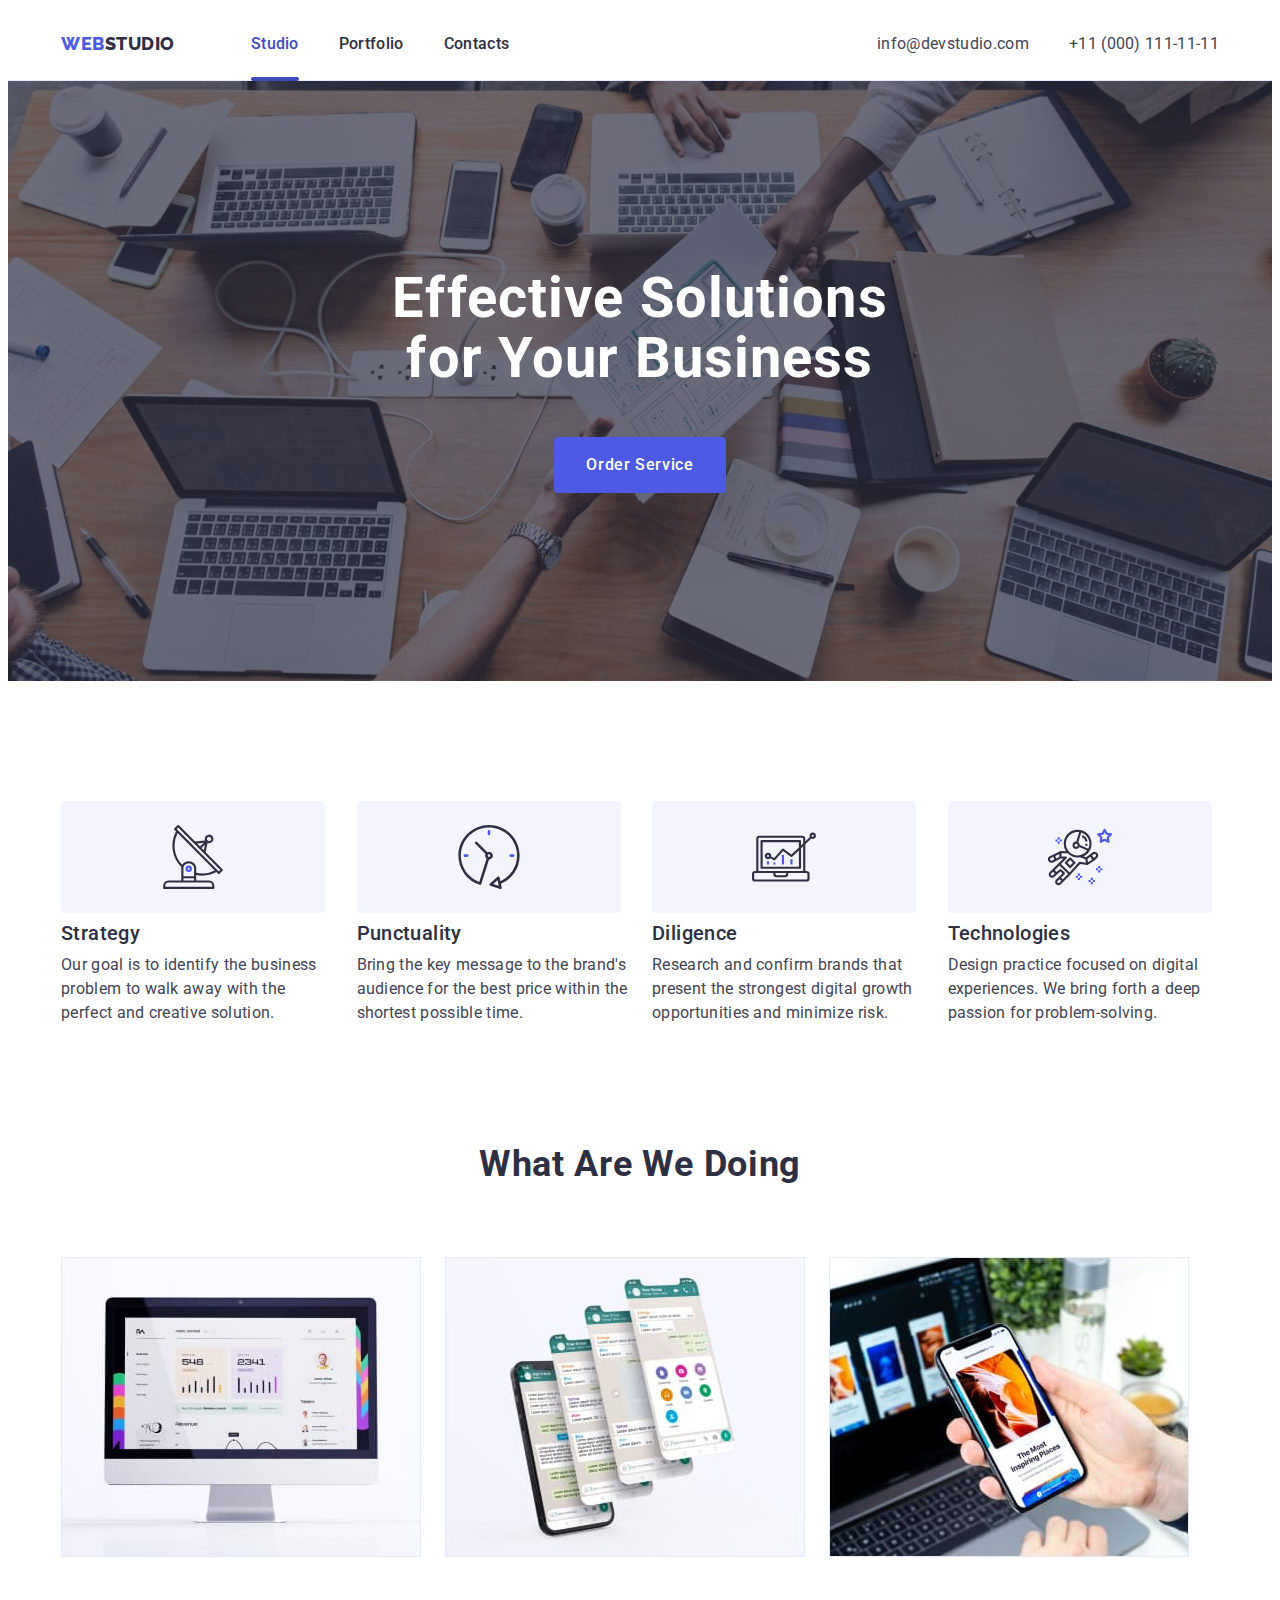
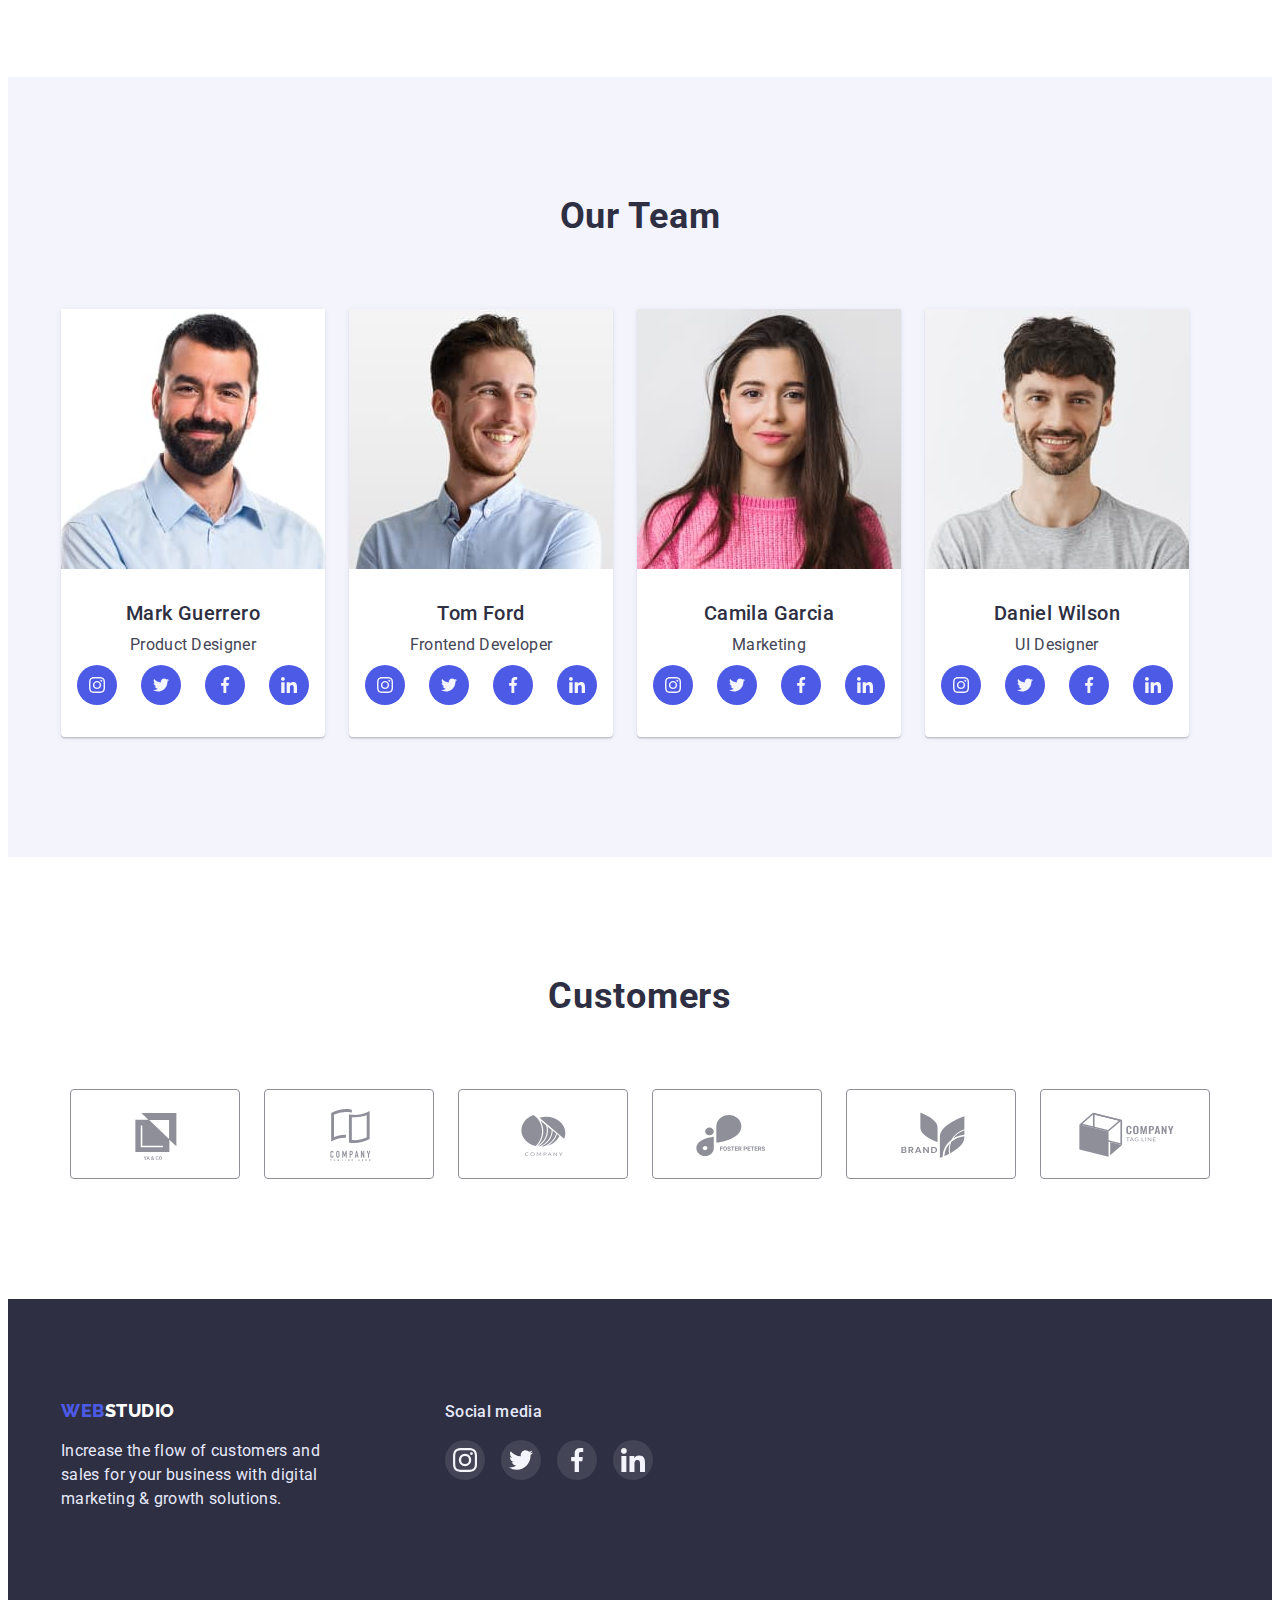
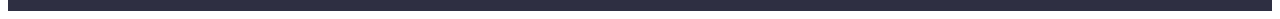
<file: index.html>
<!DOCTYPE html>
<html lang="en">
  <head>
    <meta charset="UTF-8" />
    <meta http-equiv="X-UA-Compatible" content="IE=edge" />
    <meta name="viewport" content="width=device-width, initial-scale=1.0" />
    <title>Studio</title>
    <link rel="preconnect" href="https://fonts.googleapis.com" />
    <link rel="preconnect" href="https://fonts.gstatic.com" crossorigin />
    <link
      href="https://fonts.googleapis.com/css2?family=Raleway:wght@800&family=Roboto:wght@400;500;700;900&display=swap"
      rel="stylesheet"
    />
    <link
      rel="stylesheet"
      href="https://cdnjs.cloudflare.com/ajax/libs/modern-normalize/1.1.0/modern-normalize.min.css"
      integrity="sha512-wpPYUAdjBVSE4KJnH1VR1HeZfpl1ub8YT/NKx4PuQ5NmX2tKuGu6U/JRp5y+Y8XG2tV+wKQpNHVUX03MfMFn9Q=="
      crossorigin="anonymous"
      referrerpolicy="no-referrer"
    />
    <link rel="stylesheet" href="./css/styles.css" />
  </head>
  <body>
    <header class="page-header">
      <div class="container header-container">
        <nav class="page-nav">
          <a class="logo-light-background logo" href="./index.html"
            ><span class="logo-first">Web</span>Studio</a
          >
          <ul class="page-menu list">
            <li class="menu-item">
              <a class="menu-link link current" href="./index.html">Studio</a>
            </li>
            <li class="menu-item">
              <a class="menu-link link" href="./portfolio.html">Portfolio</a>
            </li>
            <li class="menu-item">
              <a class="menu-link link" href="./index.html">Contacts</a>
            </li>
          </ul>
        </nav>
        <address>
          <ul class="address-list list">
            <li class="address-item">
              <a class="address-link link text" href="mailto:info@devstudio.com"
                >info@devstudio.com</a
              >
            </li>
            <li class="address-item">
              <a class="address-link link text" href="tel:+110001111111"
                >+11 (000) 111-11-11</a
              >
            </li>
          </ul>
        </address>
      </div>
    </header>
    <main>
      <section class="page-hero">
        <div class="container">
          <h1 class="hero-title">Effective Solutions for Your Business</h1>
          <button class="hero-button btn" type="button" data-modal-open>
            Order Service
          </button>
        </div>
      </section>
      <section class="section">
        <div class="container">
          <h2 class="visually-hidden">Our advantages</h2>
          <ul class="advantages-list list">
            <li class="advantages-item">
              <div class="icons-advantages-border">
                <svg class="icons-advantages">
                  <use href="./images/icons.svg#icon-strategy"></use>
                </svg>
              </div>
              <h3 class="under-subtitle">Strategy</h3>
              <p class="text">
                Our goal is to identify the business problem to walk away with
                the perfect and creative solution.
              </p>
            </li>
            <li class="advantages-item">
              <div class="icons-advantages-border">
                <svg class="icons-advantages">
                  <use href="./images/icons.svg#icon-punctuality"></use>
                </svg>
              </div>
              <h3 class="under-subtitle">Punctuality</h3>
              <p class="text">
                Bring the key message to the brand's audience for the best price
                within the shortest possible time.
              </p>
            </li>
            <li class="advantages-item">
              <div class="icons-advantages-border">
                <svg class="icons-advantages">
                  <use href="./images/icons.svg#icon-diligence"></use>
                </svg>
              </div>
              <h3 class="under-subtitle">Diligence</h3>
              <p class="text">
                Research and confirm brands that present the strongest digital
                growth opportunities and minimize risk.
              </p>
            </li>
            <li class="advantages-item">
              <div class="icons-advantages-border">
                <svg class="icons-advantages">
                  <use href="./images/icons.svg#icon-technologies"></use>
                </svg>
              </div>
              <h3 class="under-subtitle">Technologies</h3>
              <p class="text">
                Design practice focused on digital experiences. We bring forth a
                deep passion for problem-solving.
              </p>
            </li>
          </ul>
        </div>
      </section>
      <section class="page-works section">
        <div class="container">
          <h2 class="subtitle">What are we doing</h2>
          <ul class="works-list list">
            <li>
              <img
                src="./images/works/websites.jpg"
                alt="website on a computer"
                width="360"
                height="300"
              />
            </li>
            <li>
              <img
                src="./images/works/bots.jpg"
                alt="open chats on phone"
                width="360"
                height="300"
              />
            </li>
            <li>
              <img
                src="./images/works/apps.jpg"
                alt="open app on phone"
                width="360"
                height="300"
              />
            </li>
          </ul>
        </div>
      </section>
      <section class="page-team section">
        <div class="container">
          <h2 class="subtitle">Our Team</h2>
          <ul class="team-list list">
            <li class="team-item">
              <img
                src="./images/team/Mark-Guerrero.jpg"
                alt="pictured Mark Guerrero"
                width="264"
                height="260"
              />
              <div class="team-card-wrapper">
                <h3 class="under-subtitle">Mark Guerrero</h3>
                <p class="text">Product Designer</p>
                <ul class="social-list-team list">
                  <li class="social-item-team">
                    <a href="#" class="social-links-team">
                      <svg class="social-icons-team">
                        <use href="./images/icons.svg#icon-instagram"></use>
                      </svg>
                    </a>
                  </li>
                  <li class="social-item-team">
                    <a href="#" class="social-links-team">
                      <svg class="social-icons-team">
                        <use href="./images/icons.svg#icon-twitter"></use>
                      </svg>
                    </a>
                  </li>
                  <li class="social-item-team">
                    <a href="#" class="social-links-team">
                      <svg class="social-icons-team">
                        <use href="./images/icons.svg#icon-facebook"></use>
                      </svg>
                    </a>
                  </li>
                  <li class="social-item-team">
                    <a href="#" class="social-links-team">
                      <svg class="social-icons-team">
                        <use href="./images/icons.svg#icon-linkedin"></use>
                      </svg>
                    </a>
                  </li>
                </ul>
              </div>
            </li>
            <li class="team-item">
              <img
                src="./images/team/Tom-Ford.jpg"
                alt="pictured Tom Ford"
                width="264"
                height="260"
              />
              <div class="team-card-wrapper">
                <h3 class="under-subtitle">Tom Ford</h3>
                <p class="text">Frontend Developer</p>
                <ul class="social-list-team list">
                  <li class="social-item-team">
                    <a href="#" class="social-links-team">
                      <svg class="social-icons-team">
                        <use href="./images/icons.svg#icon-instagram"></use>
                      </svg>
                    </a>
                  </li>
                  <li class="social-item-team">
                    <a href="#" class="social-links-team">
                      <svg class="social-icons-team">
                        <use href="./images/icons.svg#icon-twitter"></use>
                      </svg>
                    </a>
                  </li>
                  <li class="social-item-team">
                    <a href="#" class="social-links-team">
                      <svg class="social-icons-team">
                        <use href="./images/icons.svg#icon-facebook"></use>
                      </svg>
                    </a>
                  </li>
                  <li class="social-item-team">
                    <a href="#" class="social-links-team">
                      <svg class="social-icons-team">
                        <use href="./images/icons.svg#icon-linkedin"></use>
                      </svg>
                    </a>
                  </li>
                </ul>
              </div>
            </li>
            <li class="team-item">
              <img
                src="./images/team/Camila-Garcia.jpg"
                alt="pictured Camila Garcia"
                width="264"
                height="260"
              />
              <div class="team-card-wrapper">
                <h3 class="under-subtitle">Camila Garcia</h3>
                <p class="text">Marketing</p>
                <ul class="social-list-team list">
                  <li class="social-item-team">
                    <a href="#" class="social-links-team">
                      <svg class="social-icons-team">
                        <use href="./images/icons.svg#icon-instagram"></use>
                      </svg>
                    </a>
                  </li>
                  <li class="social-item-team">
                    <a href="#" class="social-links-team">
                      <svg class="social-icons-team">
                        <use href="./images/icons.svg#icon-twitter"></use>
                      </svg>
                    </a>
                  </li>
                  <li class="social-item-team">
                    <a href="#" class="social-links-team">
                      <svg class="social-icons-team">
                        <use href="./images/icons.svg#icon-facebook"></use>
                      </svg>
                    </a>
                  </li>
                  <li class="social-item-team">
                    <a href="#" class="social-links-team">
                      <svg class="social-icons-team">
                        <use href="./images/icons.svg#icon-linkedin"></use>
                      </svg>
                    </a>
                  </li>
                </ul>
              </div>
            </li>
            <li class="team-item">
              <img
                src="./images/team/Daniel-Wilson.jpg"
                alt="pictured Daniel Wilson"
                width="264"
                height="260"
              />
              <div class="team-card-wrapper">
                <h3 class="under-subtitle">Daniel Wilson</h3>
                <p class="text">UI Designer</p>
                <ul class="social-list-team list">
                  <li class="social-item-team">
                    <a href="#" class="social-links-team">
                      <svg class="social-icons-team">
                        <use href="./images/icons.svg#icon-instagram"></use>
                      </svg>
                    </a>
                  </li>
                  <li class="social-item-team">
                    <a href="#" class="social-links-team">
                      <svg class="social-icons-team">
                        <use href="./images/icons.svg#icon-twitter"></use>
                      </svg>
                    </a>
                  </li>
                  <li class="social-item-team">
                    <a href="#" class="social-links-team">
                      <svg class="social-icons-team">
                        <use href="./images/icons.svg#icon-facebook"></use>
                      </svg>
                    </a>
                  </li>
                  <li class="social-item-team">
                    <a href="#" class="social-links-team">
                      <svg class="social-icons-team">
                        <use href="./images/icons.svg#icon-linkedin"></use>
                      </svg>
                    </a>
                  </li>
                </ul>
              </div>
            </li>
          </ul>
        </div>
      </section>
      <section class="section">
        <div class="container">
          <h2 class="subtitle">Customers</h2>
          <ul class="customers-list list">
            <li class="customers-item">
              <a class="customers-link" href="#">
                <svg class="customers-icon">
                  <use href="./images/icons.svg#icon-customers-1"></use>
                </svg>
              </a>
            </li>
            <li class="customers-item">
              <a class="customers-link" href="#"
                ><svg class="customers-icon">
                  <use href="./images/icons.svg#icon-customers-2"></use>
                </svg>
              </a>
            </li>
            <li class="customers-item">
              <a class="customers-link" href="#"
                ><svg class="customers-icon">
                  <use href="./images/icons.svg#icon-customers-3"></use>
                </svg>
              </a>
            </li>
            <li class="customers-item">
              <a class="customers-link" href="#"
                ><svg class="customers-icon">
                  <use href="./images/icons.svg#icon-customers-4"></use>
                </svg>
              </a>
            </li>
            <li class="customers-item">
              <a class="customers-link" href="#"
                ><svg class="customers-icon">
                  <use href="./images/icons.svg#icon-customers-5"></use>
                </svg>
              </a>
            </li>
            <li class="customers-item">
              <a class="customers-link" href="#"
                ><svg class="customers-icon">
                  <use href="./images/icons.svg#icon-customers-6"></use>
                </svg>
              </a>
            </li>
          </ul>
        </div>
      </section>
    </main>
    <footer class="footer">
      <div class="footer-container container">
        <div class="footer-about">
          <a class="logo-dark-background logo" href="./index.html"
            ><span class="logo-first">Web</span>Studio</a
          >
          <p class="footer-text text">
            Increase the flow of customers and sales for your business with
            digital marketing & growth solutions.
          </p>
        </div>
        <div>
          <p class="social-link-text text">Social media</p>
          <ul class="social-list-footer list">
            <li class="social-item-footer">
              <a class="social-links-footer" href="#">
                <svg class="social-icon-footer">
                  <use href="./images/icons.svg#icon-instagram"></use>
                </svg>
              </a>
            </li>
            <li class="social-item-footer">
              <a class="social-links-footer" href="#">
                <svg class="social-icon-footer">
                  <use href="./images/icons.svg#icon-twitter"></use>
                </svg>
              </a>
            </li>
            <li class="social-item-footer">
              <a class="social-links-footer" href="#">
                <svg class="social-icon-footer">
                  <use href="./images/icons.svg#icon-facebook"></use>
                </svg>
              </a>
            </li>
            <li class="social-item-footer">
              <a class="social-links-footer" href="#">
                <svg class="social-icon-footer">
                  <use href="./images/icons.svg#icon-linkedin"></use>
                </svg>
              </a>
            </li>
          </ul>
        </div>
      </div>
    </footer>
    <div class="backdrop is-hidden" data-modal>
      <div class="modal">
        <button class="modal-close-btn" type="button" data-modal-close>
          <svg class="modal-icon-btn">
            <use href="./images/icons.svg#icon-vector"></use>
          </svg>
        </button>
      </div>
    </div>
    <script src="./js/modal.js"></script>
  </body>
</html>
</file>
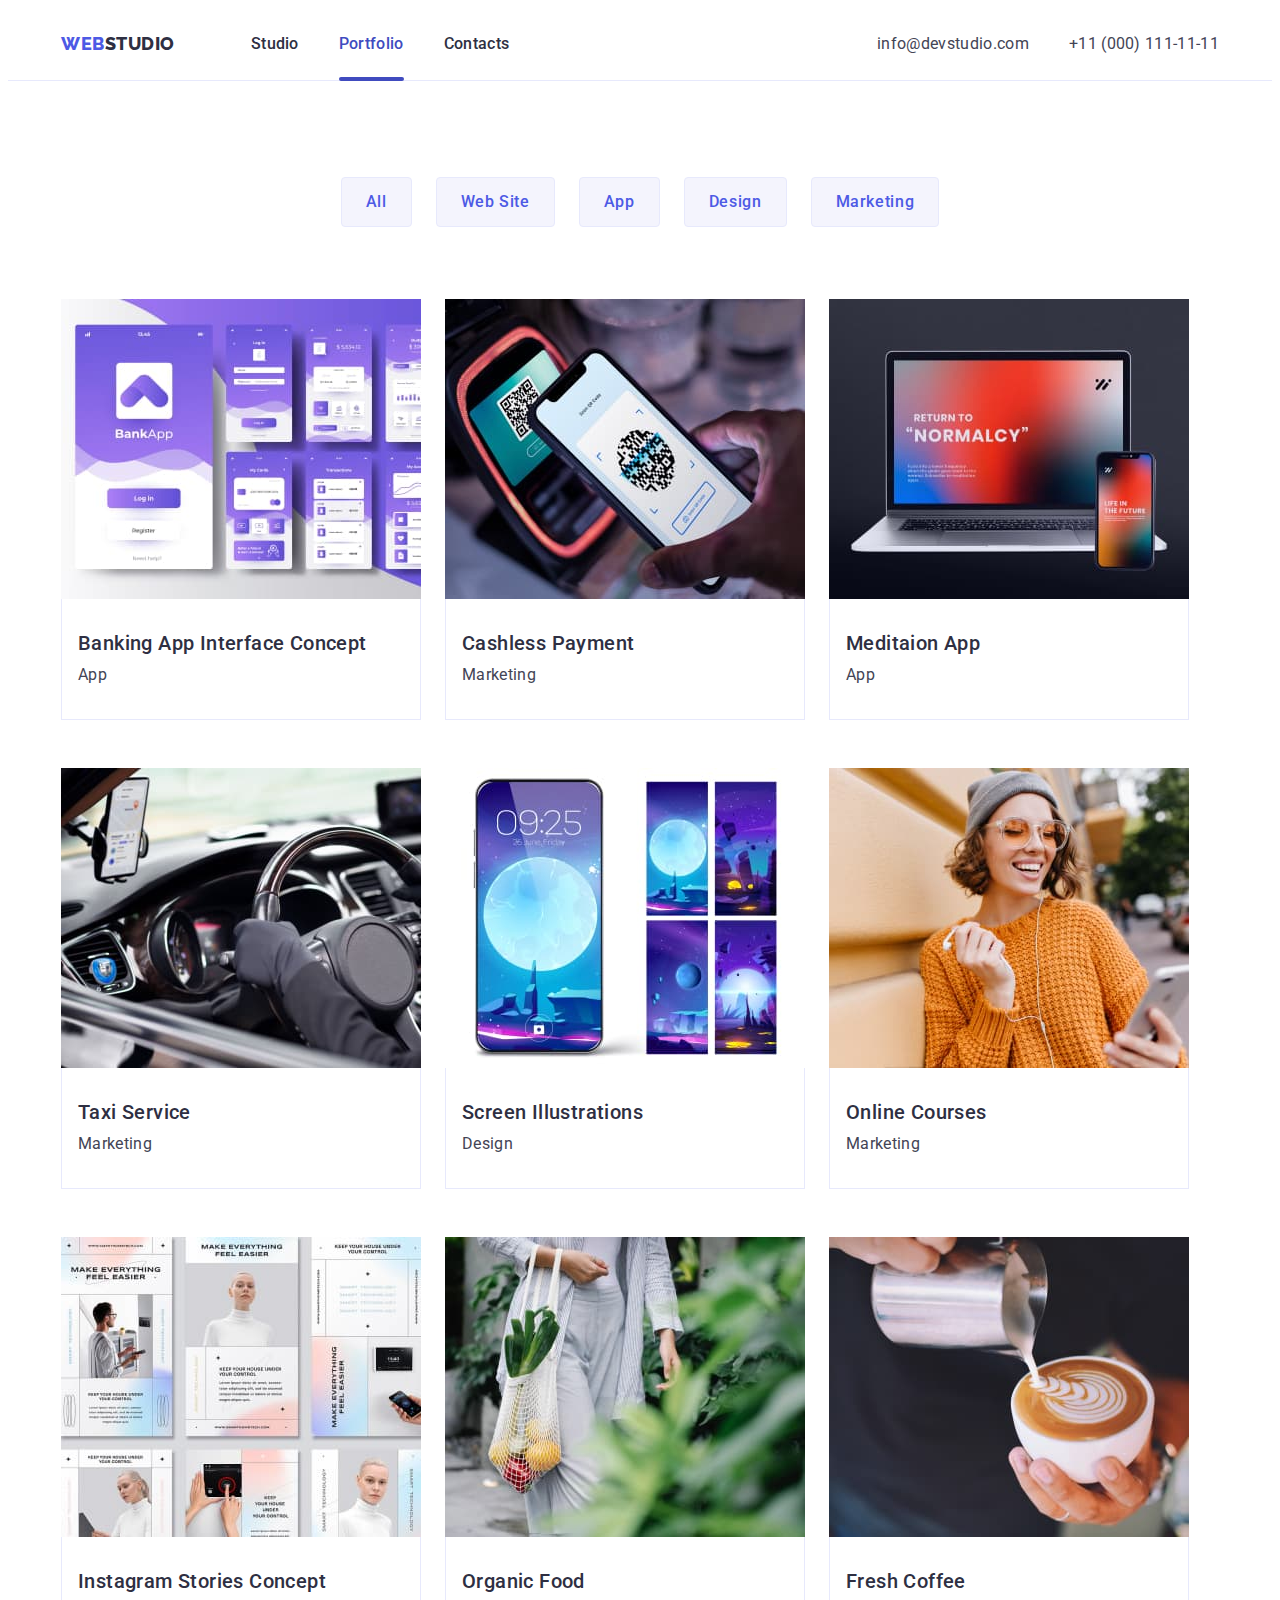
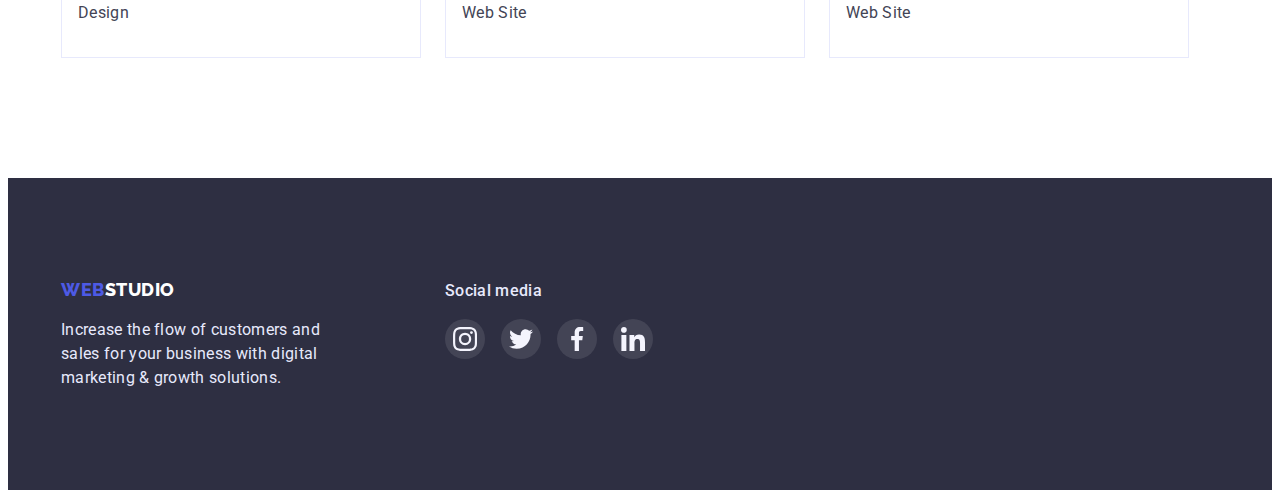
<file: portfolio.html>
<!DOCTYPE html>
<html lang="en">
  <head>
    <meta charset="UTF-8" />
    <meta http-equiv="X-UA-Compatible" content="IE=edge" />
    <meta name="viewport" content="width=device-width, initial-scale=1.0" />
    <title>Portfolio</title>
    <link rel="preconnect" href="https://fonts.googleapis.com" />
    <link rel="preconnect" href="https://fonts.gstatic.com" crossorigin />
    <link
      href="https://fonts.googleapis.com/css2?family=Raleway:wght@800&family=Roboto:wght@400;500;700;900&display=swap"
      rel="stylesheet"
    />
    <link
      rel="stylesheet"
      href="https://cdnjs.cloudflare.com/ajax/libs/modern-normalize/1.1.0/modern-normalize.min.css"
      integrity="sha512-wpPYUAdjBVSE4KJnH1VR1HeZfpl1ub8YT/NKx4PuQ5NmX2tKuGu6U/JRp5y+Y8XG2tV+wKQpNHVUX03MfMFn9Q=="
      crossorigin="anonymous"
      referrerpolicy="no-referrer"
    />
    <link rel="stylesheet" href="./css/styles.css" />
  </head>
  <body>
    <header class="page-header">
      <div class="container header-container">
        <nav class="page-nav">
          <a class="logo-light-background logo" href="./index.html"
            ><span class="logo-first">Web</span>Studio</a
          >
          <ul class="page-menu list">
            <li class="menu-item">
              <a class="menu-link link" href="./index.html">Studio</a>
            </li>
            <li class="menu-item">
              <a class="menu-link link current" href="./portfolio.html"
                >Portfolio</a
              >
            </li>
            <li class="menu-item">
              <a class="menu-link link" href="./index.html">Contacts</a>
            </li>
          </ul>
        </nav>
        <address>
          <ul class="address-list list">
            <li class="address-item">
              <a class="address-link link text" href="mailto:info@devstudio.com"
                >info@devstudio.com</a
              >
            </li>
            <li class="address-item">
              <a class="address-link link text" href="tel:+110001111111"
                >+11 (000) 111-11-11</a
              >
            </li>
          </ul>
        </address>
      </div>
    </header>
    <main>
      <section class="page-projects section">
        <div class="container">
          <h1 class="visually-hidden">Our projects</h1>
          <ul class="projects-filtr list">
            <li class="projects-item">
              <button class="projects-button btn" type="button">All</button>
            </li>
            <li class="projects-item">
              <button class="projects-button btn" type="button">
                Web Site
              </button>
            </li>
            <li class="projects-item">
              <button class="projects-button btn" type="button">App</button>
            </li>
            <li class="projects-item">
              <button class="projects-button btn" type="button">Design</button>
            </li>
            <li class="projects-item">
              <button class="projects-button btn" type="button">
                Marketing
              </button>
            </li>
          </ul>
          <ul class="projects-objects list">
            <li class="projects-cards">
              <div class="overlay-img">
                <img
                  src="./images/portfolio/banking-app.jpg"
                  alt="screenshot of the bank app"
                  width="360"
                  height="300"
                />
                <p class="overlay text">
                  14 Stylish and User-Friendly App Design Concepts · Task
                  Manager App · Calorie Tracker App · Exotic Fruit Ecommerce App
                  · Cloud Storage App
                </p>
              </div>
              <div class="projects-wrapper">
                <h2 class="under-subtitle">Banking App Interface Concept</h2>
                <p class="text">App</p>
              </div>
            </li>
            <li class="projects-cards">
              <div class="overlay-img">
                <img
                  src="./images/portfolio/cashless-payment.jpg"
                  alt="pay by phone using QR code"
                  width="360"
                  height="300"
                />
                <p class="overlay text">
                  14 Stylish and User-Friendly App Design Concepts · Task
                  Manager App · Calorie Tracker App · Exotic Fruit Ecommerce App
                  · Cloud Storage App
                </p>
              </div>
              <div class="projects-wrapper">
                <h2 class="under-subtitle">Cashless Payment</h2>
                <p class="text">Marketing</p>
              </div>
            </li>
            <li class="projects-cards">
              <div class="overlay-img">
                <img
                  src="./images/portfolio/meditation-app.jpg"
                  alt="laptop and phone screen with meditation app open"
                  width="360"
                  height="300"
                />
                <p class="overlay text">
                  14 Stylish and User-Friendly App Design Concepts · Task
                  Manager App · Calorie Tracker App · Exotic Fruit Ecommerce App
                  · Cloud Storage App
                </p>
              </div>
              <div class="projects-wrapper">
                <h2 class="under-subtitle">Meditaion App</h2>
                <p class="text">App</p>
              </div>
            </li>
            <li class="projects-cards">
              <div class="overlay-img">
                <img
                  src="./images/portfolio/taxi-service.jpg"
                  alt="steering wheel and open taxi app on phone"
                  width="360"
                  height="300"
                />
                <p class="overlay text">
                  14 Stylish and User-Friendly App Design Concepts · Task
                  Manager App · Calorie Tracker App · Exotic Fruit Ecommerce App
                  · Cloud Storage App
                </p>
              </div>
              <div class="projects-wrapper">
                <h2 class="under-subtitle">Taxi Service</h2>
                <p class="text">Marketing</p>
              </div>
            </li>
            <li class="projects-cards">
              <div class="overlay-img">
                <img
                  src="./images/portfolio/screen-illustrations.jpg"
                  alt="illustrations on the phone"
                  width="360"
                  height="300"
                />
                <p class="overlay text">
                  14 Stylish and User-Friendly App Design Concepts · Task
                  Manager App · Calorie Tracker App · Exotic Fruit Ecommerce App
                  · Cloud Storage App
                </p>
              </div>
              <div class="projects-wrapper">
                <h2 class="under-subtitle">Screen Illustrations</h2>
                <p class="text">Design</p>
              </div>
            </li>
            <li class="projects-cards">
              <div class="overlay-img">
                <img
                  src="./images/portfolio/online-courses.jpg"
                  alt="girl with phone"
                  width="360"
                  height="300"
                />
                <p class="overlay text">
                  14 Stylish and User-Friendly App Design Concepts · Task
                  Manager App · Calorie Tracker App · Exotic Fruit Ecommerce App
                  · Cloud Storage App
                </p>
              </div>
              <div class="projects-wrapper">
                <h2 class="under-subtitle">Online Courses</h2>
                <p class="text">Marketing</p>
              </div>
            </li>
            <li class="projects-cards">
              <div class="overlay-img">
                <img
                  src="./images/portfolio/instagram-stories.jpg"
                  alt="different types of stories on instagram"
                  width="360"
                  height="300"
                />
                <p class="overlay text">
                  14 Stylish and User-Friendly App Design Concepts · Task
                  Manager App · Calorie Tracker App · Exotic Fruit Ecommerce App
                  · Cloud Storage App
                </p>
              </div>
              <div class="projects-wrapper">
                <h2 class="under-subtitle">Instagram Stories Concept</h2>
                <p class="text">Design</p>
              </div>
            </li>
            <li class="projects-cards">
              <div class="overlay-img">
                <img
                  src="./images/portfolio/organic-food.jpg"
                  alt="man carries a bag of vegetables and fruits"
                  width="360"
                  height="300"
                />
                <p class="overlay text">
                  14 Stylish and User-Friendly App Design Concepts · Task
                  Manager App · Calorie Tracker App · Exotic Fruit Ecommerce App
                  · Cloud Storage App
                </p>
              </div>
              <div class="projects-wrapper">
                <h2 class="under-subtitle">Organic Food</h2>
                <p class="text">Web Site</p>
              </div>
            </li>
            <li class="projects-cards">
              <div class="overlay-img">
                <img
                  src="./images/portfolio/fresh-coffee.jpg"
                  alt="man pouring coffee into a cup"
                  width="360"
                  height="300"
                />
                <p class="overlay text">
                  14 Stylish and User-Friendly App Design Concepts · Task
                  Manager App · Calorie Tracker App · Exotic Fruit Ecommerce App
                  · Cloud Storage App
                </p>
              </div>
              <div class="projects-wrapper">
                <h2 class="under-subtitle">Fresh Coffee</h2>
                <p class="text">Web Site</p>
              </div>
            </li>
          </ul>
        </div>
      </section>
    </main>
    <footer class="footer">
      <div class="footer-container container">
        <div class="footer-about">
          <a class="logo-dark-background logo" href="./index.html"
            ><span class="logo-first">Web</span>Studio</a
          >
          <p class="footer-text text">
            Increase the flow of customers and sales for your business with
            digital marketing & growth solutions.
          </p>
        </div>
        <div>
          <p class="social-link-text text">Social media</p>
          <ul class="social-list-footer list">
            <li class="social-item-footer">
              <a class="social-links-footer" href="#">
                <svg class="social-icon-footer">
                  <use href="./images/icons.svg#icon-instagram"></use>
                </svg>
              </a>
            </li>
            <li class="social-item-footer">
              <a class="social-links-footer" href="#">
                <svg class="social-icon-footer">
                  <use href="./images/icons.svg#icon-twitter"></use>
                </svg>
              </a>
            </li>
            <li class="social-item-footer">
              <a class="social-links-footer" href="#">
                <svg class="social-icon-footer">
                  <use href="./images/icons.svg#icon-facebook"></use>
                </svg>
              </a>
            </li>
            <li class="social-item-footer">
              <a class="social-links-footer" href="#">
                <svg class="social-icon-footer">
                  <use href="./images/icons.svg#icon-linkedin"></use>
                </svg>
              </a>
            </li>
          </ul>
        </div>
      </div>
    </footer>
  </body>
</html>
</file>
<file: css/styles.css>
:root {
  --primary-text-style: Roboto, sans-serif;
  --text-style-logo: Raleway, sans-serif;

  --primary-text-color-light-background: #2e2f42;
  --secondary-text-color-light-background: #434455;

  --primary-text-color-dark-background: #ffffff;
  --secondary-text-color-dark-background: #e7e9fc;

  --primary-color-accent: #404bbf;
  --secondary-color-accent: #4d5ae5;

  --primary-light-background: #ffffff;
  --secondary-light-background: #f4f4fd;

  --primary-dark-background: #2e2f42;

  --border-wrapper-color: #e7e9fc;
  --border-color: #000000;

  --card-set-gap: 24px;
  --transition-dur-and-func: 250ms cubic-bezier(0.4, 0, 0.2, 1);
}

/*-----------------------COMPONENTS-----------------*/

body {
  font-family: var(--primary-text-style);
  color: var(--primary-text-color-light-background);
  background-color: (var(--primary-light-background));
}

h1,
h2,
h3,
h4,
p {
  margin-top: 0;
  margin-bottom: 0;
}

ul,
ol {
  margin-top: 0;
  margin-bottom: 0;
  padding-left: 0;
}

img {
  display: block;
  max-width: 100%;
}

a {
  color: currentColor;
}

button {
  cursor: pointer;
}

address {
  font-style: normal;
}

.list {
  list-style-type: none;
}

.link {
  text-decoration: none;
  transition: color var(--transition-dur-and-func);
}

.link:hover,
.link:focus {
  color: var(--primary-color-accent);
}

.logo-first {
  color: var(--secondary-color-accent);
}

.visually-hidden {
  position: absolute;
  width: 1px;
  height: 1px;
  margin: -1px;
  border: 0;
  padding: 0;
  white-space: nowrap;
  clip-path: inset(100%);
  clip: rect(0 0 0 0);
  overflow: hidden;
}

.subtitle {
  font-size: 36px;
  line-height: 1.11;
  text-transform: capitalize;
  letter-spacing: 0.02em;

  margin-bottom: 72px;
  text-align: center;
}

.under-subtitle {
  font-size: 20px;
  line-height: 1.2;
  font-weight: 500;
  letter-spacing: 0.02em;

  margin-bottom: 8px;
}

.container {
  width: 1158px;
  margin-left: auto;
  margin-right: auto;
  padding-left: 15px;
  padding-right: 15px;
}

.section {
  padding-top: 120px;
  padding-bottom: 120px;
}

.text {
  color: var(--secondary-text-color-light-background);
  line-height: 1.5;
  letter-spacing: 0.02em;
}

.btn {
  font-family: inherit;
  font-size: 16px;
  line-height: 1.5;
  font-weight: 500;
  letter-spacing: 0.04em;
  border-radius: 4px;
  border: none;
}

.logo {
  text-decoration: none;
  font-family: var(--text-style-logo);
  font-weight: 800;
  font-size: 18px;
  line-height: 1.33;
  text-transform: uppercase;
  letter-spacing: 0.03em;
}
/*/-----------------------COMPONENTS-----------------*/

/*---------------------------HEADER-------------------------*/

.page-header {
  border-bottom: 1px solid var(--border-wrapper-color);
}

.header-container {
  display: flex;
  align-items: center;
  justify-content: space-between;
}

.page-nav {
  display: flex;
  align-items: center;
}

.logo-light-background {
  color: var(--primary-text-color-light-background);

  margin-right: 76px;
}

.page-menu {
  display: flex;
  align-items: center;
}

.menu-item:not(:last-child) {
  margin-right: 40px;
}

.menu-link {
  position: relative;
  display: block;

  color: inherit;
  line-height: 1.5;
  letter-spacing: 0.02em;
  font-weight: 500;

  padding: 24px 0;
}

.menu-link.current {
  color: var(--primary-color-accent);
}

.menu-link.current::after {
  content: '';
  position: absolute;
  display: block;
  bottom: -1px;

  width: 100%;
  height: 4px;
  background: var(--primary-color-accent);
  border-radius: 2px;
}

.address-list {
  display: flex;
  align-items: center;
}

.address-item:not(:last-child) {
  margin-right: 40px;
}

.address-link {
  display: block;
  font-style: normal;
  padding: 24px 0;
  transition: color var(--transition-dur-and-func);
}

.address-link:hover,
.address-link:focus {
  color: var(--primary-color-accent);
}

/*/---------------------------HEADER-------------------------*/

/*---------------------------HERO-------------------------*/
.page-hero {
  padding-top: 188px;
  padding-bottom: 188px;

  background-image: linear-gradient(
      to right,
      rgba(46, 47, 66, 0.7),
      rgba(46, 47, 66, 0.7)
    ),
    url(../images/hero/hero-bg.jpg);
  max-width: 1440px;
  margin: 0 auto;
  background-repeat: no-repeat;
  background-position: center;
  background-size: auto;
}

.hero-title {
  font-size: 56px;
  line-height: 1.07;
  color: var(--primary-text-color-dark-background);
  letter-spacing: 0.02em;

  text-align: center;
  margin-left: auto;
  margin-right: auto;
  width: 496px;
  margin-bottom: 48px;
}

.hero-button {
  display: block;
  margin: 0 auto;

  background-color: var(--secondary-color-accent);
  color: var(--primary-text-color-dark-background);

  padding: 16px 32px;
  transition: background-color var(--transition-dur-and-func);
}

.hero-button:hover,
.hero-button:focus {
  background-color: var(--primary-color-accent);
}

/*/---------------------------HERO-------------------------*/

/*---------------------------ADVANTAGES-SECTION------------------------*/

.advantages-list {
  display: flex;
  gap: var(--card-set-gap);
}

.advantages-item {
  flex-basis: calc((100% - 3 * var(--card-set-gap)) / 4);
}

.icons-advantages-border {
  display: flex;
  justify-content: center;
  align-items: center;
  width: 264px;
  height: 112px;
  background-color: var(--secondary-light-background);
  border-radius: 4px;
  margin-bottom: 8px;
}

.icons-advantages {
  width: 64px;
  height: 64px;
}

/*/---------------------------ADVANTAGES-SECTION------------------------*/

/*---------------------------WORKS-SECTION-----------------------*/

.page-works {
  padding-top: 0;
}

.works-list {
  display: flex;
  gap: var(--card-set-gap);
}

/*/---------------------------WORKS-SECTION-----------------------*/

/*---------------------------TEAM-SECTION-----------------------*/

.page-team {
  background-color: var(--secondary-light-background);
}

.team-list {
  display: flex;
  gap: var(--card-set-gap);
}

.team-item {
  background-color: var(--primary-light-background);
  box-shadow: 0px 1px 6px rgba(46, 47, 66, 0.08),
    0px 1px 1px rgba(46, 47, 66, 0.16), 0px 2px 1px rgba(46, 47, 66, 0.08);
  border-radius: 0px 0px 4px 4px;
}

.team-card-wrapper {
  text-align: center;
  padding-top: 32px;
  padding-bottom: 32px;
}

.social-list-team {
  display: flex;
  justify-content: center;
  margin-top: 8px;
}

.social-item-team:not(:last-child) {
  margin-right: var(--card-set-gap);
}

.social-links-team {
  display: flex;
  align-items: center;
  justify-content: center;
  width: 40px;
  height: 40px;
  border-radius: 50%;
  background-color: var(--secondary-color-accent);
  transition: background-color var(--transition-dur-and-func);
}

.social-links-team:hover,
.social-links-team:focus {
  background-color: var(--primary-color-accent);
}

.social-icons-team {
  width: 16px;
  height: 16px;
  fill: var(--secondary-light-background);
}

/*/---------------------------TEAM-SECTION-----------------------*/

/*-----------------------CUSTOMERS-SECTION------------------------*/
.customers-list {
  display: flex;
  justify-content: center;
}

.customers-item:not(:last-child) {
  margin-right: var(--card-set-gap);
}

.customers-link {
  display: flex;
  align-items: center;
  justify-content: center;
  width: 168px;
  height: 88px;
  border: 1px solid #8e8f99;
  border-radius: 4px;
  transition: border var(--transition-dur-and-func);
}

.customers-link:focus,
.customers-link:hover {
  border: 1px solid var(--primary-color-accent);
}

.customers-icon {
  width: 104px;
  height: 56px;
  fill: #8e8f99;
  transition: fill var(--transition-dur-and-func);
}

.customers-link:focus .customers-icon,
.customers-link:hover .customers-icon {
  fill: var(--primary-color-accent);
}

/*/---------------------------CUSTOMERS-SECTION-----------------------*/

/*-----------------------PROJECTS-SECTION------------------------*/

.page-projects {
  padding-top: 96px;
}

.projects-filtr {
  display: flex;
  justify-content: center;
  margin-bottom: 72px;
}

.projects-item:not(:last-child) {
  margin-right: var(--card-set-gap);
}

.projects-button {
  color: var(--secondary-color-accent);
  background: var(--secondary-light-background);
  border: 1px solid var(--secondary-text-color-dark-background);

  padding: 12px 24px;
  transition: background-color var(--transition-dur-and-func),
    color var(--transition-dur-and-func),
    box-shadow var(--transition-dur-and-func),
    border var(--transition-dur-and-func);
}

.projects-button:hover,
.projects-button:focus {
  background-color: var(--primary-color-accent);
  color: var(--primary-light-background);
  box-shadow: 0px 3px 1px rgba(0, 0, 0, 0.1), 0px 2px 1px rgba(0, 0, 0, 0.08),
    0px 2px 2px rgba(0, 0, 0, 0.12);
  border: 1px solid var(--primary-color-accent);
}

.projects-objects {
  display: flex;
  flex-wrap: wrap;
  gap: 48px var(--card-set-gap);
}

.projects-cards {
  transition: box-shadow var(--transition-dur-and-func);
}

.projects-cards:hover {
  cursor: pointer;
  box-shadow: 0px 1px 6px rgba(46, 47, 66, 0.08),
    0px 1px 1px rgba(46, 47, 66, 0.16), 0px 2px 1px rgba(46, 47, 66, 0.08);
}

.projects-cards:hover .overlay {
  transform: translate(0, 0);
}

.overlay-img {
  position: relative;
  overflow: hidden;
}

.overlay {
  position: absolute;
  display: block;
  width: 100%;
  height: 100%;
  top: 0;
  left: 0;
  padding: 40px 32px 0 32px;

  background-color: var(--secondary-color-accent);
  color: var(--secondary-light-background);

  transform: translate(0, 100%);
  transition: transform var(--transition-dur-and-func);
}

.projects-wrapper {
  padding-top: 32px;
  padding-bottom: 32px;
  padding-left: 16px;

  border: 1px solid var(--border-wrapper-color);
  border-top: none;
}

/*/-----------------------PROJECTS-SECTION------------------------*/

/*---------------------------FOOTER-----------------------*/

.footer {
  background-color: var(--primary-dark-background);
  padding-top: 100px;
  padding-bottom: 100px;
}

.footer-container {
  display: flex;
  align-items: baseline;
}

.footer-about {
  margin-right: 120px;
}

.logo-dark-background {
  color: var(--primary-text-color-dark-background);
}

.footer-text {
  color: var(--secondary-text-color-dark-background);
  width: 264px;
  margin-top: 16px;
}

.social-link-text {
  font-weight: 500;
  color: var(--secondary-text-color-dark-background);
  margin-bottom: 16px;
}

.social-list-footer {
  display: flex;
}

.social-item-footer {
  margin-right: 16px;
}

.social-links-footer {
  display: flex;
  align-items: center;
  justify-content: center;
  width: 40px;
  height: 40px;
  border-radius: 50%;
  background-color: rgba(255, 255, 255, 0.1);
  transition: background-color var(--transition-dur-and-func);
}

.social-links-footer:hover,
.social-links-footer:focus {
  background-color: #31d0aa;
}

.social-icon-footer {
  display: flex;
  width: 24px;
  height: 24px;
  fill: var(--secondary-light-background);
}

/*/---------------------------FOOTER-----------------------*/

/*---------------------------MODAL WINDOW-----------------------*/
.backdrop {
  position: fixed;
  top: 0;
  left: 0;
  z-index: 100;
  width: 100%;
  height: 100%;
  background: rgba(46, 47, 66, 0.4);
  transition: opacity var(--transition-dur-and-func),
    visibility var(--transition-dur-and-func);
}

.backdrop.is-hidden {
  opacity: 0;
  visibility: hidden;
  pointer-events: none;
  transform: opacity(0);
}

.modal {
  position: absolute;
  top: 50%;
  left: 50%;
  transform: translate(-50%, -50%);
  width: 408px;
  height: 576px;
  border-radius: 4px;
  background: #fcfcfc;
  box-shadow: 0px 1px 1px rgba(0, 0, 0, 0.14), 0px 1px 3px rgba(0, 0, 0, 0.12),
    0px 2px 1px rgba(0, 0, 0, 0.2);
  transform: opacity(100%);
  transition: transform var(--transition-dur-and-func);
}

.modal-close-btn {
  position: absolute;
  top: 24px;
  right: 24px;
  display: flex;
  justify-content: center;
  align-items: center;
  width: 24px;
  height: 24px;
  border-radius: 50%;
  border: 1px solid rgba(0, 0, 0, 0.1);
  background: var(--secondary-text-color-dark-background);
  padding: 0;
  transition: background var(--transition-dur-and-func);
}

.modal-close-btn:hover,
.modal-close-btn:focus {
  background: var(--primary-color-accent);
}

.modal-icon-btn {
  width: 8px;
  height: 8px;
  transition: fill var(--transition-dur-and-func);
}

.modal-close-btn:hover .modal-icon-btn,
.modal-close-btn:focus .modal-icon-btn {
  fill: var(--primary-text-color-dark-background);
}

/*/---------------------------MODAL WINDOW-----------------------*/
</file>
